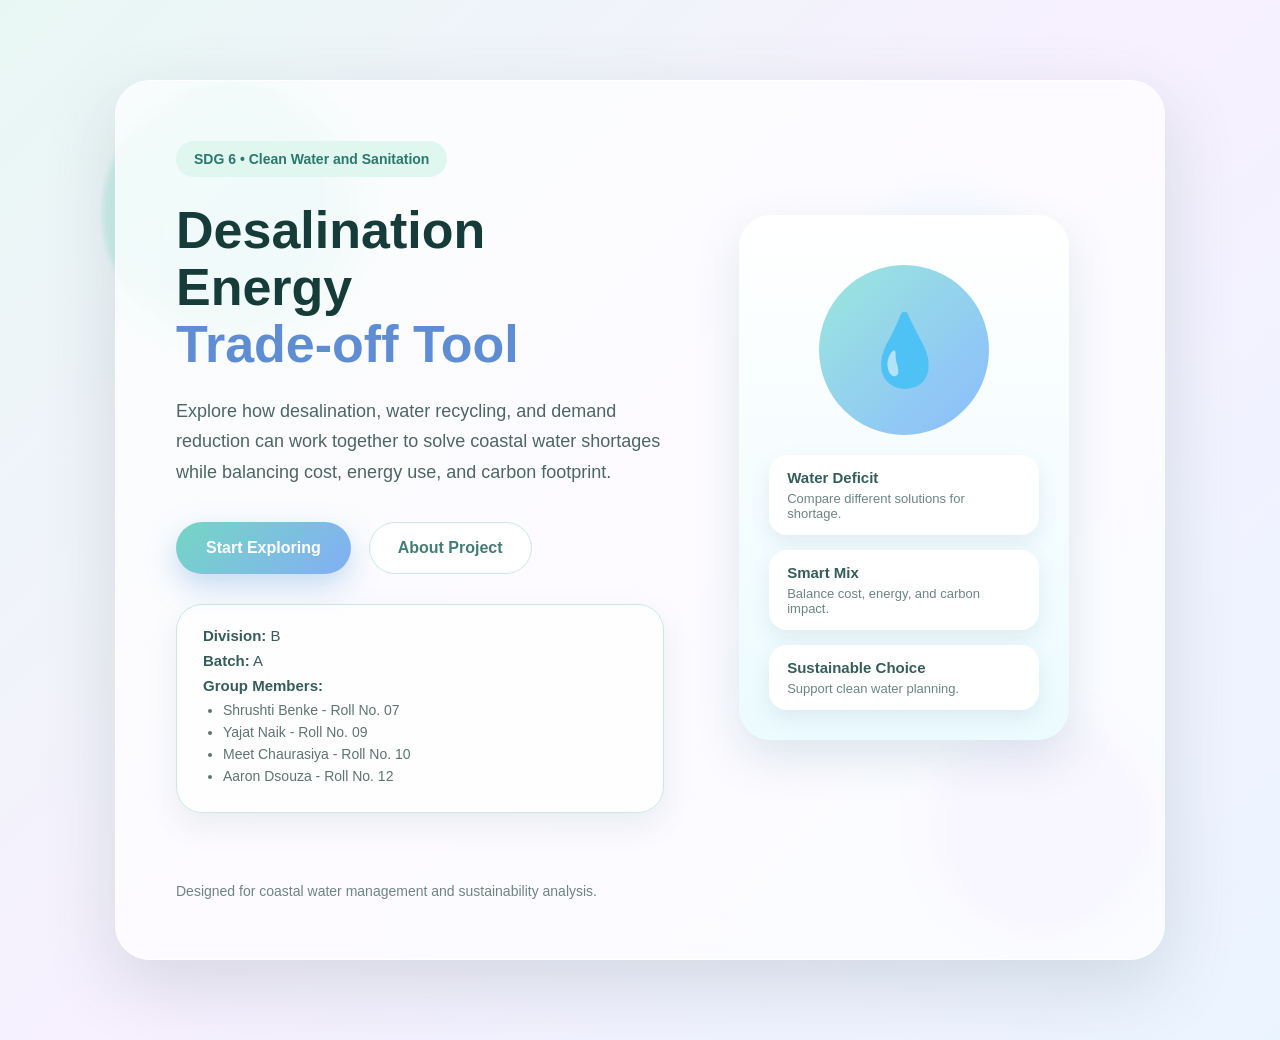
<file: index.html>
<!DOCTYPE html>
<html lang="en">
<head>
  <meta charset="UTF-8" />
  <meta name="viewport" content="width=device-width, initial-scale=1.0" />
  <title>Desalination Energy Trade-off Tool</title>

  <link rel="stylesheet" href="style.css" />
</head>

<body>

  <section class="front-page" id="frontPage">

    <div class="blob blob1"></div>
    <div class="blob blob2"></div>
    <div class="blob blob3"></div>

    <div class="hero-card">

      <div class="hero-content">
        <div class="tag">SDG 6 • Clean Water and Sanitation</div>

        <h1>
          Desalination Energy <br />
          <span>Trade-off Tool</span>
        </h1>

        <p class="description">
          Explore how desalination, water recycling, and demand reduction can work together
          to solve coastal water shortages while balancing cost, energy use, and carbon footprint.
        </p>

        <div class="buttons">
          <button class="start-btn" onclick="goToMainPage()">Start Exploring</button>
          <a href="about.html" class="info-btn">About Project</a>
        </div>

        
      <div class="project-details-box">
        <p><strong>Division:</strong> B</p>
        <p><strong>Batch:</strong> A</p>
        <p><strong>Group Members:</strong></p>
        <ul>
            <li>Shrushti Benke - Roll No. 07</li>
            <li>Yajat Naik - Roll No. 09</li>
            <li>Meet Chaurasiya - Roll No. 10</li>
            <li>Aaron Dsouza - Roll No. 12</li>
        </ul>
      </div>
      </div>

      <div class="visual-box">
        <div class="water-card">
          <div class="circle">💧</div>

          <div class="mini-stat">
            <h3>Water Deficit</h3>
            <p>Compare different solutions for shortage.</p>
          </div>

          <div class="mini-stat">
            <h3>Smart Mix</h3>
            <p>Balance cost, energy, and carbon impact.</p>
          </div>

          <div class="mini-stat">
            <h3>Sustainable Choice</h3>
            <p>Support clean water planning.</p>
          </div>
        </div>
      </div>

      <p class="footer-text">
        Designed for coastal water management and sustainability analysis.
      </p>

    </div>
  </section>

  <script src="script.js"></script>
</body>
</html>
</file>
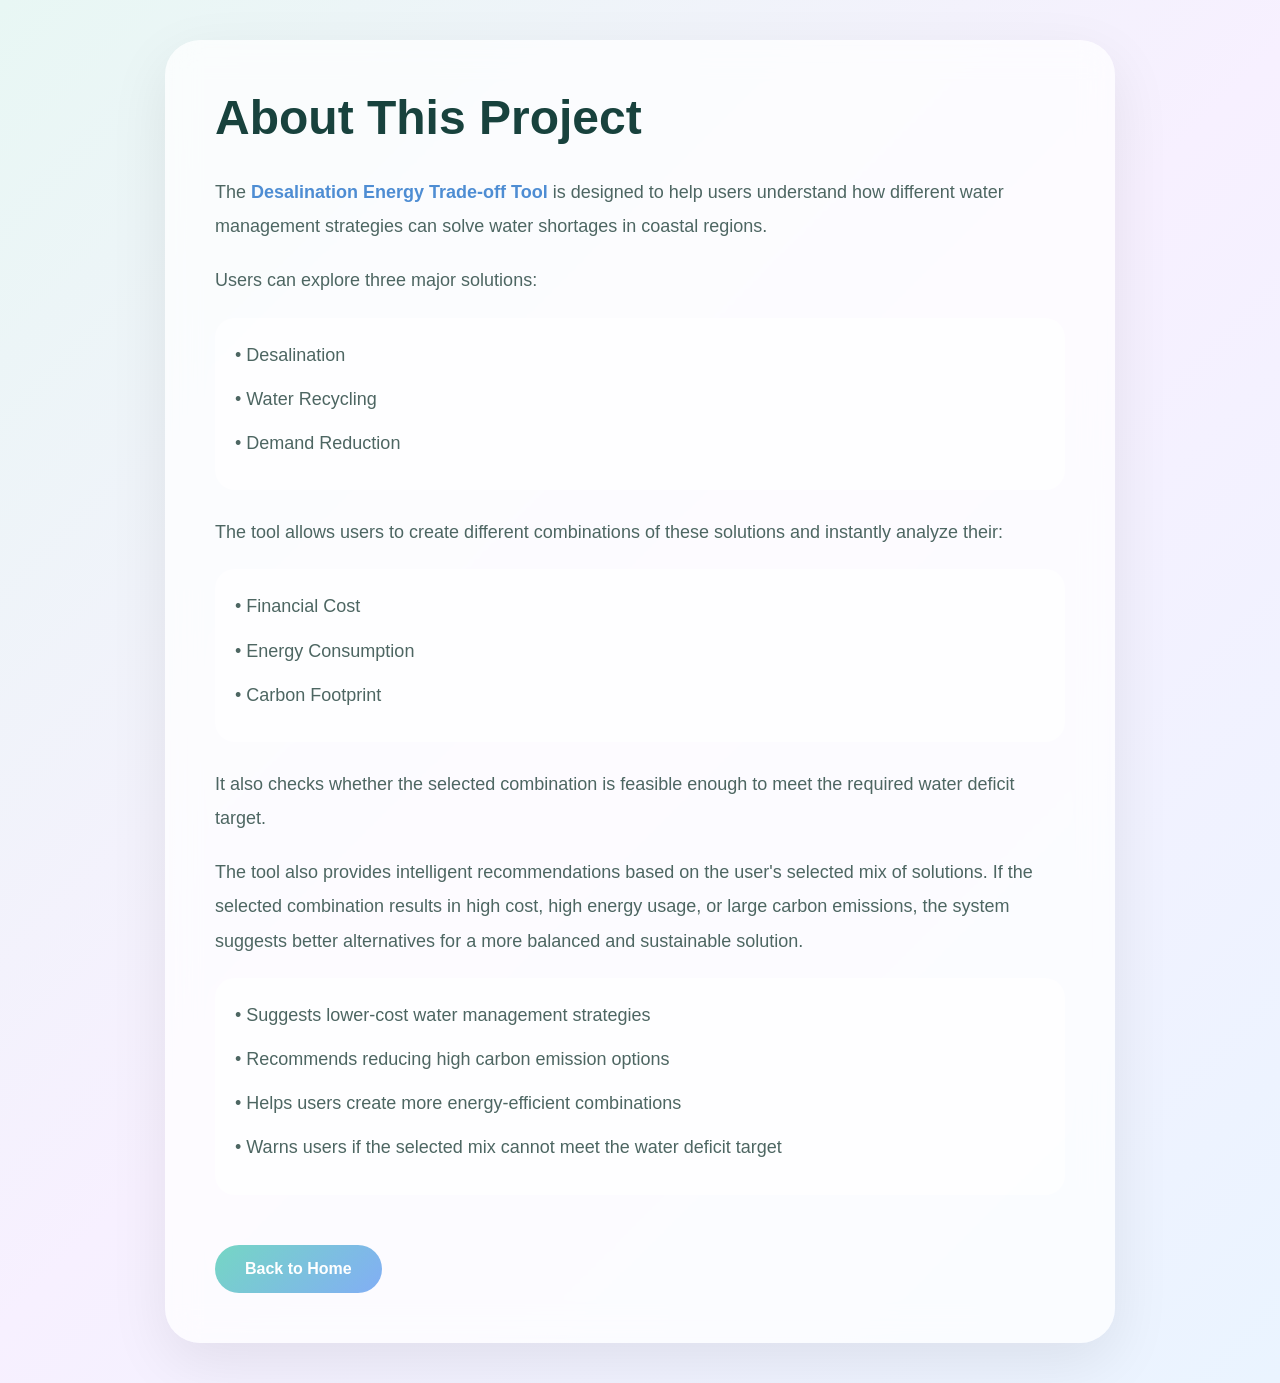
<file: about.html>
<!DOCTYPE html>
<html lang="en">

<head>
  <meta charset="UTF-8" />
  <meta name="viewport" content="width=device-width, initial-scale=1.0"/>

  <title>About Project</title>

  <link rel="stylesheet" href="about.css" />
</head>

<body>

  <section class="about-page">

    <div class="about-card">

      <h1>About This Project</h1>

      <p>
        The <span class="highlight">Desalination Energy Trade-off Tool</span>
        is designed to help users understand how different water management
        strategies can solve water shortages in coastal regions.
      </p>

      <p>
        Users can explore three major solutions:
      </p>

      <div class="list-box">
        <p>• Desalination</p>
        <p>• Water Recycling</p>
        <p>• Demand Reduction</p>
      </div>

      <p>
        The tool allows users to create different combinations of these
        solutions and instantly analyze their:
      </p>

      <div class="list-box">
        <p>• Financial Cost</p>
        <p>• Energy Consumption</p>
        <p>• Carbon Footprint</p>
      </div>

      <p>
        It also checks whether the selected combination is feasible
        enough to meet the required water deficit target.
      </p>

    <p>
        The tool also provides intelligent recommendations based on the user's selected mix of solutions.
        If the selected combination results in high cost, high energy usage, or large carbon emissions,
        the system suggests better alternatives for a more balanced and sustainable solution.
    </p>

    <div class="list-box">
        <p>• Suggests lower-cost water management strategies</p>
        <p>• Recommends reducing high carbon emission options</p>
        <p>• Helps users create more energy-efficient combinations</p>
        <p>• Warns users if the selected mix cannot meet the water deficit target</p>
    </div>
    <div>
      <a href="index.html" class="back-btn">
        Back to Home
      </a>
    </div>

  </section>

  <script src="about.js"></script>

</body>
</html>
</file>
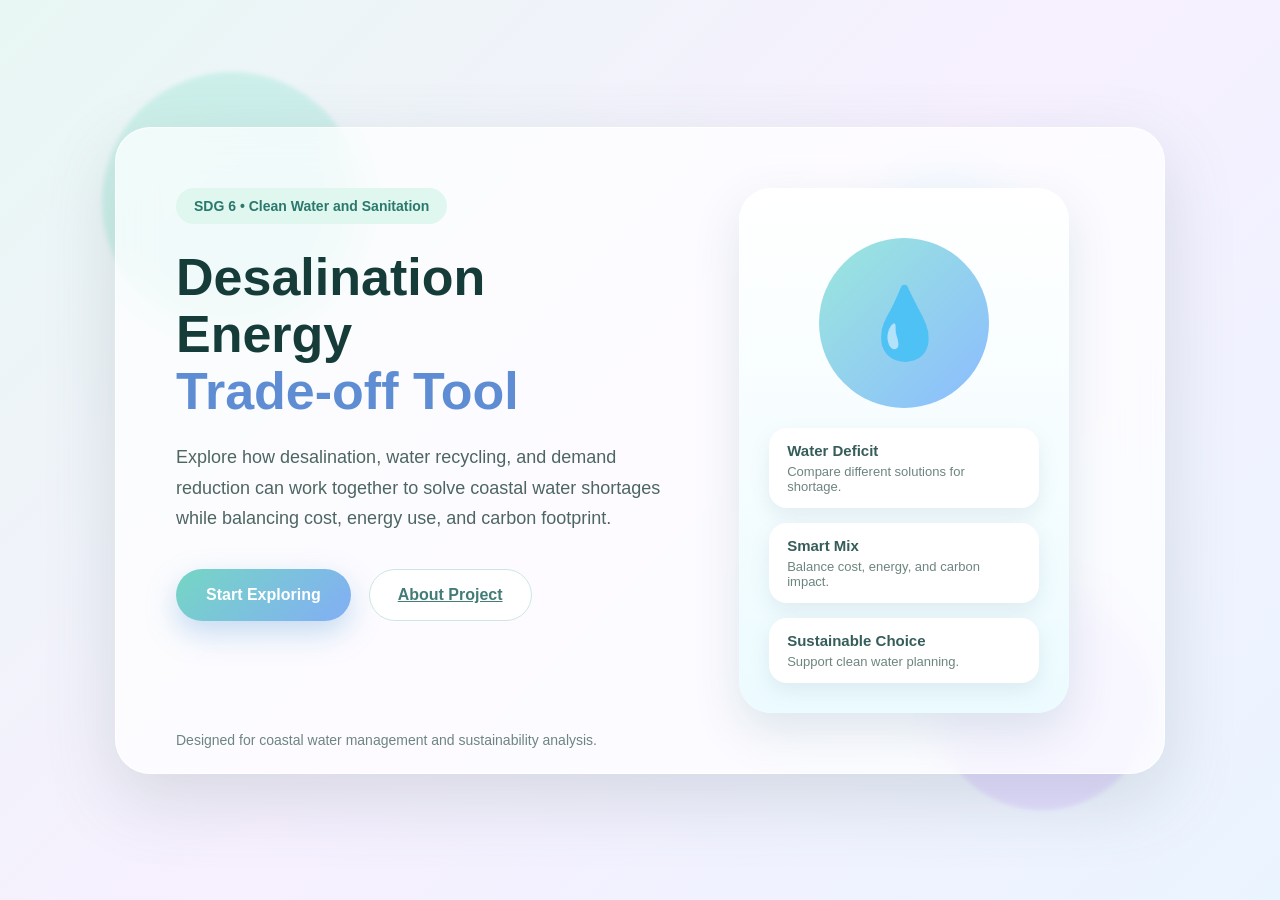
<file: MINI_PROJECT1/front.html>
<!DOCTYPE html>
<html lang="en">
<head>
  <meta charset="UTF-8" />
  <meta name="viewport" content="width=device-width, initial-scale=1.0" />
  <title>Desalination Energy Trade-off Tool</title>

  <link rel="stylesheet" href="front.css" />
</head>

<body>

  <section class="front-page" id="frontPage">

    <div class="blob blob1"></div>
    <div class="blob blob2"></div>
    <div class="blob blob3"></div>

    <div class="hero-card">

      <div class="hero-content">
        <div class="tag">SDG 6 • Clean Water and Sanitation</div>

        <h1>
          Desalination Energy <br />
          <span>Trade-off Tool</span>
        </h1>

        <p class="description">
          Explore how desalination, water recycling, and demand reduction can work together
          to solve coastal water shortages while balancing cost, energy use, and carbon footprint.
        </p>

        <div class="buttons">
          <button class="start-btn" onclick="goToMainPage()">Start Exploring</button>
          <a href="about.html" class="info-btn">About Project</a>
        </div>
      </div>

      <div class="visual-box">
        <div class="water-card">
          <div class="circle">💧</div>

          <div class="mini-stat">
            <h3>Water Deficit</h3>
            <p>Compare different solutions for shortage.</p>
          </div>

          <div class="mini-stat">
            <h3>Smart Mix</h3>
            <p>Balance cost, energy, and carbon impact.</p>
          </div>

          <div class="mini-stat">
            <h3>Sustainable Choice</h3>
            <p>Support clean water planning.</p>
          </div>
        </div>
      </div>

      <p class="footer-text">
        Designed for coastal water management and sustainability analysis.
      </p>

    </div>
  </section>

  <script src="front.js"></script>
</body>
</html>
</file>
<file: style.css>
* {
  margin: 0;
  padding: 0;
  box-sizing: border-box;
  font-family: "Poppins", Arial, sans-serif;
}

body {
  min-height: 100vh;
  background: linear-gradient(135deg, #e8f7f4, #f7f0ff, #eaf4ff);

  overflow-x: hidden;
  overflow-y: auto;

  color: #1f3d3a;
}

/* FRONT PAGE */

.front-page {
  min-height: 100vh;
  height: auto;

  display: flex;
  align-items: center;
  justify-content: center;

  padding: 40px;

  transition: transform 0.8s ease, opacity 0.8s ease;

  position: relative;
}

.front-page.zoom-out {
  transform: scale(1.25);
  opacity: 0;
}

/* BLOBS */

.blob {
  position: absolute;
  border-radius: 50%;
  filter: blur(2px);
  opacity: 0.45;
  animation: float 6s ease-in-out infinite;
}

.blob1 {
  width: 260px;
  height: 260px;
  background: #a7e8dc;
  top: 8%;
  left: 8%;
}

.blob2 {
  width: 220px;
  height: 220px;
  background: #d8c4ff;
  bottom: 10%;
  right: 10%;
  animation-delay: 1.5s;
}

.blob3 {
  width: 160px;
  height: 160px;
  background: #b7dfff;
  top: 18%;
  right: 20%;
  animation-delay: 3s;
}

@keyframes float {

  0%, 100% {
    transform: translateY(0);
  }

  50% {
    transform: translateY(-18px);
  }

}

/* HERO CARD */

.hero-card {

  width: 100%;
  max-width: 1050px;

  min-height: 580px;

  background: rgba(255, 255, 255, 0.72);

  backdrop-filter: blur(18px);

  border-radius: 35px;

  box-shadow: 0 25px 70px rgba(71, 106, 102, 0.18);

  padding: 60px;

  display: grid;
  grid-template-columns: 1.1fr 0.9fr;

  gap: 40px;

  position: relative;
  z-index: 2;

  border: 1px solid rgba(255, 255, 255, 0.8);

  margin: 40px 0;
}

/* TAG */

.tag {

  display: inline-block;

  background: #dff7ef;

  color: #2b786d;

  padding: 10px 18px;

  border-radius: 50px;

  font-size: 14px;

  font-weight: 600;

  margin-bottom: 25px;
}

/* TITLE */

h1 {

  font-size: 52px;

  line-height: 1.1;

  color: #163c3a;

  margin-bottom: 22px;
}

h1 span {
  color: #5f8dd3;
}

/* DESCRIPTION */

.description {

  font-size: 18px;

  line-height: 1.7;

  color: #4d6662;

  margin-bottom: 35px;

  max-width: 560px;
}

/* BUTTONS */

.buttons {
  display: flex;
  gap: 18px;
  flex-wrap: wrap;
}

.start-btn {

  border: none;

  background: linear-gradient(
    135deg,
    #75d6c4,
    #82aef5
  );

  color: white;

  padding: 16px 30px;

  border-radius: 50px;

  font-size: 16px;

  font-weight: 700;

  cursor: pointer;

  box-shadow: 0 12px 30px rgba(92, 159, 214, 0.35);

  transition: 0.3s ease;
}

.start-btn:hover {

  transform: translateY(-4px);

  box-shadow: 0 18px 40px rgba(92, 159, 214, 0.45);
}

.info-btn {

  background: white;

  color: #437c76;

  padding: 16px 28px;

  border-radius: 50px;

  font-size: 16px;

  font-weight: 700;

  border: 1px solid #cae7e2;

  text-decoration: none;

  transition: 0.3s ease;
}

.info-btn:hover {
  transform: translateY(-4px);
}

/* RIGHT VISUAL */

.visual-box {

  display: flex;

  align-items: center;

  justify-content: center;
}

.water-card {

  width: 330px;

  min-height: 460px;

  background: linear-gradient(
    180deg,
    #ffffff,
    #ecfbff
  );

  border-radius: 32px;

  padding: 30px;

  box-shadow: 0 18px 45px rgba(83, 128, 154, 0.18);

  position: relative;

  overflow: visible;
}

/* WATER ICON */

.circle {

  width: 170px;
  height: 170px;

  border-radius: 50%;

  background: linear-gradient(
    135deg,
    #9be7dc,
    #8bbcff
  );

  margin: 20px auto;

  display: flex;
  align-items: center;
  justify-content: center;

  font-size: 70px;
}

/* MINI CARDS */

.mini-stat {

  background: white;

  border-radius: 18px;

  padding: 14px 18px;

  margin-top: 15px;

  box-shadow: 0 8px 20px rgba(87, 125, 142, 0.12);
}

.mini-stat h3 {

  font-size: 15px;

  color: #355d59;

  margin-bottom: 5px;
}

.mini-stat p {

  font-size: 13px;

  color: #6d8581;
}

/* FOOTER */

.footer-text {

  margin-top: 30px;

  font-size: 14px;

  color: #6d8581;
}

/* PROJECT DETAILS */

.project-details-box {

  margin-top: 30px;

  background: rgba(255, 255, 255, 0.75);

  border: 1px solid #cae7e2;

  border-radius: 26px;

  padding: 22px 26px;

  max-width: 520px;

  box-shadow: 0 12px 30px rgba(87, 125, 142, 0.12);

  color: #355d59;
}

.project-details-box p {

  font-size: 15px;

  margin-bottom: 8px;
}

.project-details-box ul {

  margin-top: 8px;

  padding-left: 20px;
}

.project-details-box li {

  font-size: 14px;

  margin-bottom: 6px;

  color: #5d7470;
}

/* MOBILE */

@media (max-width: 850px) {

  .hero-card {

    grid-template-columns: 1fr;

    padding: 35px;
  }

  h1 {
    font-size: 38px;
  }

  .visual-box {
    display: none;
  }

  .footer-text {

    position: static;

    margin-top: 30px;
  }

}

/* PAGE TRANSITION */

body {
  opacity: 0;
  transform: scale(0.96);
  transition: all 0.4s ease;
}

body.show-page {
  opacity: 1;
  transform: scale(1);
}

body.hide-page {
  opacity: 0;
  transform: scale(1.05);
}
</file>
<file: about.css>
* {
  margin: 0;
  padding: 0;
  box-sizing: border-box;
  font-family: "Poppins", sans-serif;
}

body {
  min-height: 100vh;
  background: linear-gradient(135deg, #e8f7f4, #f7f0ff, #eaf4ff);
  display: flex;
  justify-content: center;
  align-items: center;
  padding: 40px;
}

.about-page {
  width: 100%;
  display: flex;
  justify-content: center;
  align-items: center;
}

.about-card {
  max-width: 950px;
  width: 100%;
  background: rgba(255, 255, 255, 0.72);
  backdrop-filter: blur(16px);
  border-radius: 35px;
  padding: 50px;
  box-shadow: 0 20px 60px rgba(0, 0, 0, 0.08);
}

.about-card h1 {
  font-size: 48px;
  color: #18423d;
  margin-bottom: 30px;
}

.about-card p {
  font-size: 18px;
  line-height: 1.9;
  color: #4d6662;
  margin-bottom: 20px;
}

.highlight {
  color: #4e8dd3;
  font-weight: 700;
}

.list-box {
  background: rgba(255,255,255,0.6);
  border-radius: 20px;
  padding: 20px;
  margin-bottom: 25px;
}

.list-box p {
  margin-bottom: 10px;
  font-weight: 500;
}

.back-btn {
  display: inline-block;
  margin-top: 25px;
  text-decoration: none;
  background: linear-gradient(135deg, #75d6c4, #82aef5);
  color: white;
  padding: 15px 30px;
  border-radius: 40px;
  font-weight: 600;
  transition: 0.3s ease;
}

.back-btn:hover {
  transform: translateY(-3px);
}

@media (max-width: 768px) {

  .about-card {
    padding: 35px;
  }

  .about-card h1 {
    font-size: 36px;
  }

  .about-card p {
    font-size: 16px;
  }

}

/* PAGE TRANSITION EFFECT */

body {
    opacity: 0;
    transform: scale(0.96);
    transition: all 0.4s ease;
}

body.show-page {
    opacity: 1;
    transform: scale(1);
}

body.hide-page {
    opacity: 0;
    transform: scale(1.05);
}
</file>
<file: MINI_PROJECT1/front.css>
* {
  margin: 0;
  padding: 0;
  box-sizing: border-box;
  font-family: "Poppins", Arial, sans-serif;
}

body {
  min-height: 100vh;
  background: linear-gradient(135deg, #e8f7f4, #f7f0ff, #eaf4ff);
  overflow: hidden;
  color: #1f3d3a;
}

.front-page {
  min-height: 100vh;
  display: flex;
  align-items: center;
  justify-content: center;
  padding: 40px;
  transition: transform 0.8s ease, opacity 0.8s ease;
  position: relative;
}

.front-page.zoom-out {
  transform: scale(1.25);
  opacity: 0;
}

.blob {
  position: absolute;
  border-radius: 50%;
  filter: blur(2px);
  opacity: 0.45;
  animation: float 6s ease-in-out infinite;
}

.blob1 {
  width: 260px;
  height: 260px;
  background: #a7e8dc;
  top: 8%;
  left: 8%;
}

.blob2 {
  width: 220px;
  height: 220px;
  background: #d8c4ff;
  bottom: 10%;
  right: 10%;
  animation-delay: 1.5s;
}

.blob3 {
  width: 160px;
  height: 160px;
  background: #b7dfff;
  top: 18%;
  right: 20%;
  animation-delay: 3s;
}

@keyframes float {
  0%, 100% {
    transform: translateY(0);
  }

  50% {
    transform: translateY(-18px);
  }
}

.hero-card {
  width: 100%;
  max-width: 1050px;
  min-height: 580px;
  background: rgba(255, 255, 255, 0.72);
  backdrop-filter: blur(18px);
  border-radius: 35px;
  box-shadow: 0 25px 70px rgba(71, 106, 102, 0.18);
  padding: 60px;
  display: grid;
  grid-template-columns: 1.1fr 0.9fr;
  gap: 40px;
  position: relative;
  z-index: 2;
  border: 1px solid rgba(255, 255, 255, 0.8);
}

.tag {
  display: inline-block;
  background: #dff7ef;
  color: #2b786d;
  padding: 10px 18px;
  border-radius: 50px;
  font-size: 14px;
  font-weight: 600;
  margin-bottom: 25px;
}

h1 {
  font-size: 52px;
  line-height: 1.1;
  color: #163c3a;
  margin-bottom: 22px;
}

h1 span {
  color: #5f8dd3;
}

.description {
  font-size: 18px;
  line-height: 1.7;
  color: #4d6662;
  margin-bottom: 35px;
  max-width: 560px;
}

.buttons {
  display: flex;
  gap: 18px;
  flex-wrap: wrap;
}

.start-btn {
  border: none;
  background: linear-gradient(135deg, #75d6c4, #82aef5);
  color: white;
  padding: 16px 30px;
  border-radius: 50px;
  font-size: 16px;
  font-weight: 700;
  cursor: pointer;
  box-shadow: 0 12px 30px rgba(92, 159, 214, 0.35);
  transition: 0.3s ease;
}

.start-btn:hover {
  transform: translateY(-4px);
  box-shadow: 0 18px 40px rgba(92, 159, 214, 0.45);
}

.info-btn {
  background: white;
  color: #437c76;
  padding: 16px 28px;
  border-radius: 50px;
  font-size: 16px;
  font-weight: 700;
  border: 1px solid #cae7e2;
}

.visual-box {
  display: flex;
  align-items: center;
  justify-content: center;
}

.water-card {
  width: 330px;
  min-height: 460px;
  background: linear-gradient(180deg, #ffffff, #ecfbff);
  border-radius: 32px;
  padding: 30px;
  box-shadow: 0 18px 45px rgba(83, 128, 154, 0.18);
  position: relative;
  overflow: visible;
}

.circle {
  width: 170px;
  height: 170px;
  border-radius: 50%;
  background: linear-gradient(135deg, #9be7dc, #8bbcff);
  margin: 20px auto;
  display: flex;
  align-items: center;
  justify-content: center;
  font-size: 70px;
}

.mini-stat {
  background: white;
  border-radius: 18px;
  padding: 14px 18px;
  margin-top: 15px;
  box-shadow: 0 8px 20px rgba(87, 125, 142, 0.12);
}

.mini-stat h3 {
  font-size: 15px;
  color: #355d59;
  margin-bottom: 5px;
}

.mini-stat p {
  font-size: 13px;
  color: #6d8581;
}

.footer-text {
  position: absolute;
  bottom: 25px;
  left: 60px;
  font-size: 14px;
  color: #6d8581;
}

@media (max-width: 850px) {
  body {
    overflow: auto;
  }

  .hero-card {
    grid-template-columns: 1fr;
    padding: 35px;
  }

  h1 {
    font-size: 38px;
  }

  .visual-box {
    display: none;
  }

  .footer-text {
    position: static;
    margin-top: 30px;
  }
}

/* PAGE TRANSITION EFFECT */

body {
    opacity: 0;
    transform: scale(0.96);
    transition: all 0.4s ease;
}

body.show-page {
    opacity: 1;
    transform: scale(1);
}

body.hide-page {
    opacity: 0;
    transform: scale(1.05);
}
</file>
